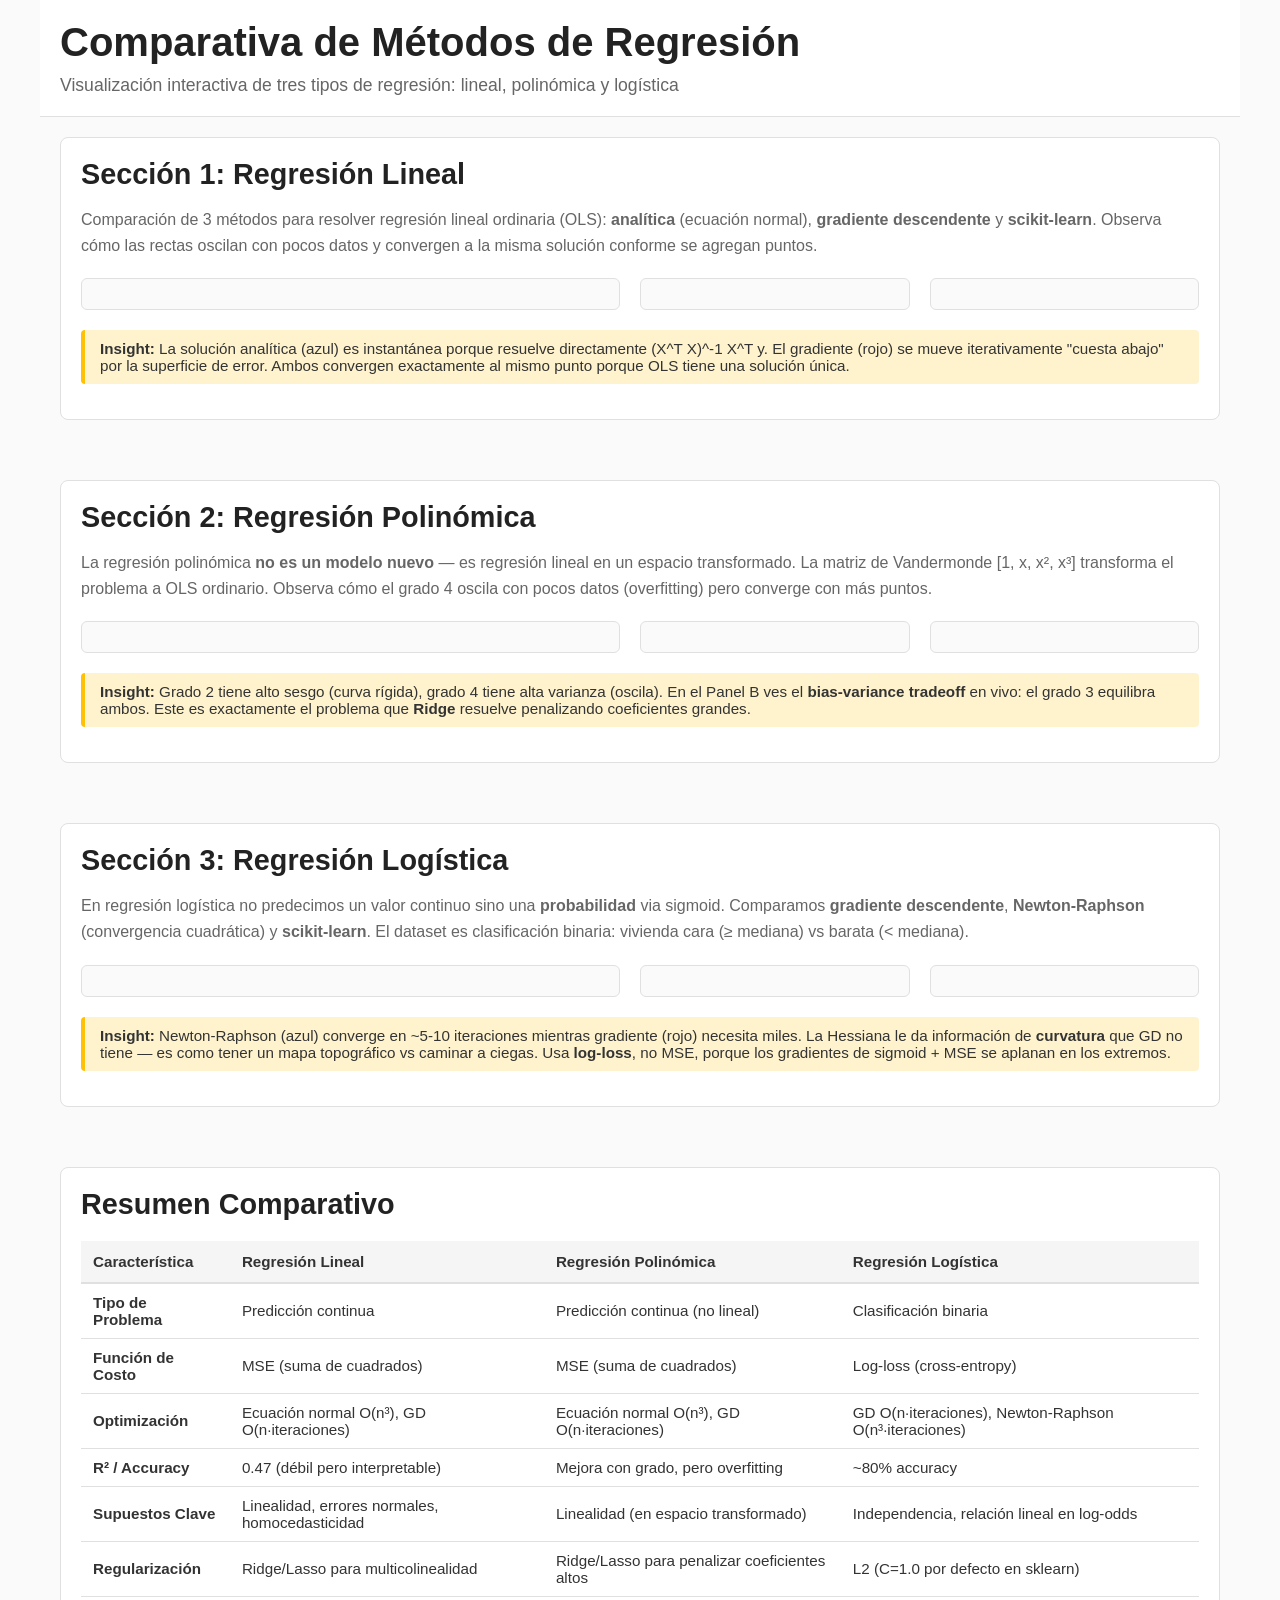
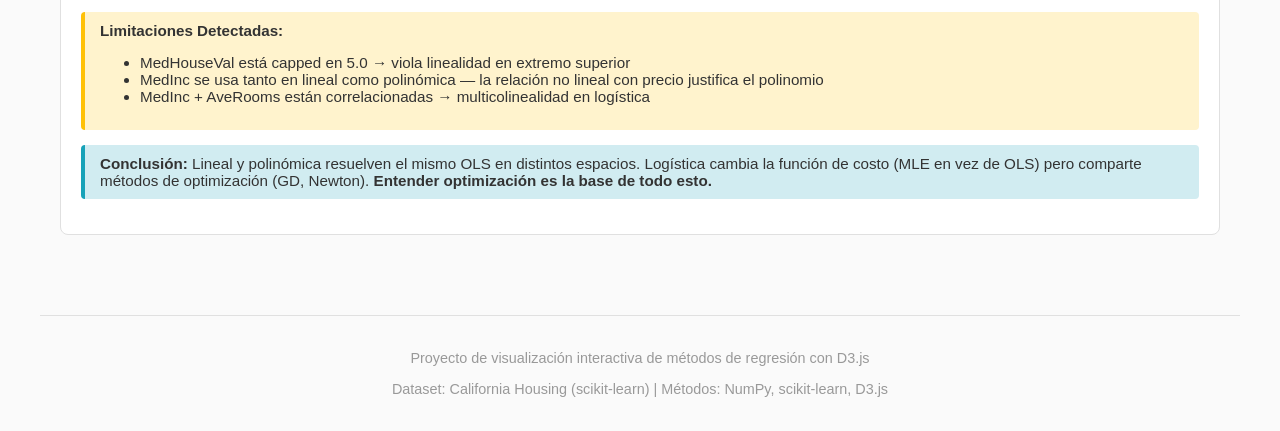
<file: viz/index.html>
<!DOCTYPE html>
<html lang="es">
<head>
    <meta charset="UTF-8">
    <meta name="viewport" content="width=device-width, initial-scale=1.0">
    <title>Comparativa de Regresión - Visualización Interactiva</title>
    <link rel="stylesheet" href="assets/css/regression.css">
    <script src="https://d3js.org/d3.v7.min.js"></script>
</head>
<body>
    <header class="container">
        <h1>Comparativa de Métodos de Regresión</h1>
        <p>Visualización interactiva de tres tipos de regresión: lineal, polinómica y logística</p>
    </header>

    <div class="container">
        <!-- Seccion 1: Regresion Lineal -->
        <section id="section-linear">
            <h2>Sección 1: Regresión Lineal</h2>
            <p class="section-description">
                Comparación de 3 métodos para resolver regresión lineal ordinaria (OLS):
                <strong>analítica</strong> (ecuación normal), <strong>gradiente descendente</strong> y <strong>scikit-learn</strong>.
                Observa cómo las rectas oscilan con pocos datos y convergen a la misma solución conforme se agregan puntos.
            </p>

            <div id="controls-linear"></div>
            <div id="methods-linear"></div>

            <div class="panels">
                <div class="panel" id="panel-a"></div>
                <div class="panel" id="panel-b"></div>
                <div class="panel" id="panel-c"></div>
            </div>

            <div class="annotation">
                <strong>Insight:</strong> La solución analítica (azul) es instantánea porque resuelve directamente (X^T X)^-1 X^T y.
                El gradiente (rojo) se mueve iterativamente "cuesta abajo" por la superficie de error.
                Ambos convergen exactamente al mismo punto porque OLS tiene una solución única.
            </div>
        </section>

        <!-- Seccion 2: Regresion Polinomica -->
        <section id="section-polynomial">
            <h2>Sección 2: Regresión Polinómica</h2>
            <p class="section-description">
                La regresión polinómica <strong>no es un modelo nuevo</strong> — es regresión lineal en un espacio transformado.
                La matriz de Vandermonde [1, x, x², x³] transforma el problema a OLS ordinario.
                Observa cómo el grado 4 oscila con pocos datos (overfitting) pero converge con más puntos.
            </p>

            <div id="controls-poly"></div>
            <div id="methods-poly"></div>

            <div class="panels">
                <div class="panel" id="panel-a-poly"></div>
                <div class="panel" id="panel-b-poly"></div>
                <div class="panel" id="panel-c-poly"></div>
            </div>

            <div class="annotation">
                <strong>Insight:</strong> Grado 2 tiene alto sesgo (curva rígida), grado 4 tiene alta varianza (oscila).
                En el Panel B ves el <strong>bias-variance tradeoff</strong> en vivo: el grado 3 equilibra ambos.
                Este es exactamente el problema que <strong>Ridge</strong> resuelve penalizando coeficientes grandes.
            </div>
        </section>

        <!-- Seccion 3: Regresion Logistica -->
        <section id="section-logistic">
            <h2>Sección 3: Regresión Logística</h2>
            <p class="section-description">
                En regresión logística no predecimos un valor continuo sino una <strong>probabilidad</strong> via sigmoid.
                Comparamos <strong>gradiente descendente</strong>, <strong>Newton-Raphson</strong> (convergencia cuadrática) y <strong>scikit-learn</strong>.
                El dataset es clasificación binaria: vivienda cara (≥ mediana) vs barata (< mediana).
            </p>

            <div id="controls-logistic"></div>
            <div id="methods-logistic"></div>

            <div class="panels">
                <div class="panel" id="panel-a-logistic"></div>
                <div class="panel" id="panel-b-logistic"></div>
                <div class="panel" id="panel-c-logistic"></div>
            </div>

            <div class="annotation">
                <strong>Insight:</strong> Newton-Raphson (azul) converge en ~5-10 iteraciones mientras gradiente (rojo) necesita miles.
                La Hessiana le da información de <strong>curvatura</strong> que GD no tiene — es como tener un mapa topográfico vs caminar a ciegas.
                Usa <strong>log-loss</strong>, no MSE, porque los gradientes de sigmoid + MSE se aplanan en los extremos.
            </div>
        </section>

        <!-- Tabla Comparativa -->
        <section id="section-summary">
            <h2>Resumen Comparativo</h2>

            <table>
                <thead>
                    <tr>
                        <th>Característica</th>
                        <th>Regresión Lineal</th>
                        <th>Regresión Polinómica</th>
                        <th>Regresión Logística</th>
                    </tr>
                </thead>
                <tbody>
                    <tr>
                        <td><strong>Tipo de Problema</strong></td>
                        <td>Predicción continua</td>
                        <td>Predicción continua (no lineal)</td>
                        <td>Clasificación binaria</td>
                    </tr>
                    <tr>
                        <td><strong>Función de Costo</strong></td>
                        <td>MSE (suma de cuadrados)</td>
                        <td>MSE (suma de cuadrados)</td>
                        <td>Log-loss (cross-entropy)</td>
                    </tr>
                    <tr>
                        <td><strong>Optimización</strong></td>
                        <td>Ecuación normal O(n³), GD O(n·iteraciones)</td>
                        <td>Ecuación normal O(n³), GD O(n·iteraciones)</td>
                        <td>GD O(n·iteraciones), Newton-Raphson O(n³·iteraciones)</td>
                    </tr>
                    <tr>
                        <td><strong>R² / Accuracy</strong></td>
                        <td>0.47 (débil pero interpretable)</td>
                        <td>Mejora con grado, pero overfitting</td>
                        <td>~80% accuracy</td>
                    </tr>
                    <tr>
                        <td><strong>Supuestos Clave</strong></td>
                        <td>Linealidad, errores normales, homocedasticidad</td>
                        <td>Linealidad (en espacio transformado)</td>
                        <td>Independencia, relación lineal en log-odds</td>
                    </tr>
                    <tr>
                        <td><strong>Regularización</strong></td>
                        <td>Ridge/Lasso para multicolinealidad</td>
                        <td>Ridge/Lasso para penalizar coeficientes altos</td>
                        <td>L2 (C=1.0 por defecto en sklearn)</td>
                    </tr>
                </tbody>
            </table>

            <div class="annotation">
                <strong>Limitaciones Detectadas:</strong>
                <ul>
                    <li>MedHouseVal está capped en 5.0 → viola linealidad en extremo superior</li>
                    <li>MedInc se usa tanto en lineal como polinómica — la relación no lineal con precio justifica el polinomio</li>
                    <li>MedInc + AveRooms están correlacionadas → multicolinealidad en logística</li>
                </ul>
            </div>

            <div class="annotation info">
                <strong>Conclusión:</strong> Lineal y polinómica resuelven el mismo OLS en distintos espacios.
                Logística cambia la función de costo (MLE en vez de OLS) pero comparte métodos de optimización (GD, Newton).
                <strong>Entender optimización es la base de todo esto.</strong>
            </div>
        </section>
    </div>

    <footer class="container">
        <p>Proyecto de visualización interactiva de métodos de regresión con D3.js</p>
        <p>Dataset: California Housing (scikit-learn) | Métodos: NumPy, scikit-learn, D3.js</p>
    </footer>

    <!-- D3.js and visualization scripts -->
    <script src="assets/js/common.js"></script>
    <script src="assets/js/linear-race.js"></script>
    <script src="assets/js/polynomial-race.js"></script>
    <script src="assets/js/logistic-race.js"></script>
</body>
</html>
</file>
<file: viz/assets/css/regression.css>
/* Regression Visualization CSS */

:root {
  --color-analytical: #1f77b4;
  --color-gradient: #d62728;
  --color-sklearn: #2ca02c;
  --color-poly2: #1f77b4;
  --color-poly3: #ff7f0e;
  --color-poly4: #d62728;
  --color-newton: #1f77b4;
  --color-logistic-gd: #d62728;
  --color-logistic-sk: #2ca02c;
  --color-cara: #2ca02c;
  --color-barata: #d62728;
  --font-family: -apple-system, BlinkMacSystemFont, "Segoe UI", Roboto, sans-serif;
  --padding: 20px;
  --border-color: #e0e0e0;
}

* {
  box-sizing: border-box;
}

body {
  margin: 0;
  padding: 0;
  font-family: var(--font-family);
  background: #fafafa;
  color: #333;
}

.container {
  max-width: 1200px;
  margin: 0 auto;
  padding: var(--padding);
}

header {
  background: white;
  border-bottom: 1px solid var(--border-color);
  padding: 40px 0;
  margin-bottom: 40px;
}

header h1 {
  margin: 0;
  font-size: 2.5em;
  color: #222;
}

header p {
  margin: 10px 0 0;
  color: #666;
  font-size: 1.1em;
}

section {
  background: white;
  border: 1px solid var(--border-color);
  border-radius: 8px;
  padding: var(--padding);
  margin-bottom: 60px;
  scroll-margin-top: 20px;
}

section h2 {
  font-size: 1.8em;
  margin-top: 0;
  margin-bottom: 10px;
  color: #222;
}

.section-description {
  color: #666;
  font-size: 1em;
  margin-bottom: 20px;
  line-height: 1.6;
}

/* Controls */
.controls {
  display: flex;
  gap: 20px;
  margin-bottom: 30px;
  flex-wrap: wrap;
  align-items: center;
}

.controls button {
  padding: 8px 16px;
  border: 1px solid var(--border-color);
  background: white;
  cursor: pointer;
  border-radius: 4px;
  font-size: 0.95em;
  transition: all 0.2s;
}

.controls button:hover {
  background: #f5f5f5;
}

.controls button.active {
  background: #333;
  color: white;
  border-color: #333;
}

.control-group {
  display: flex;
  gap: 10px;
  align-items: center;
}

.control-group label {
  font-weight: 500;
  color: #555;
}

input[type="range"] {
  width: 200px;
}

input[type="checkbox"] {
  cursor: pointer;
  margin-right: 5px;
}

.method-toggle {
  display: flex;
  gap: 15px;
  flex-wrap: wrap;
}

.toggle-item {
  display: flex;
  align-items: center;
  gap: 5px;
}

.toggle-item label {
  margin: 0;
  font-weight: 400;
  cursor: pointer;
}

.color-indicator {
  display: inline-block;
  width: 12px;
  height: 12px;
  border-radius: 2px;
  margin-right: 5px;
}

/* Panels Layout */
.panels {
  display: grid;
  grid-template-columns: 2fr 1fr 1fr;
  gap: 20px;
  margin-bottom: 20px;
  align-items: start;
}

/* Iframe Integration - Show only Panel A */
body.is-iframe .panels {
  grid-template-columns: 1fr;
}

body.is-iframe .panel:not(:first-child) {
  display: none;
}

@media (max-width: 900px) {
  .panels {
    grid-template-columns: 1fr;
    grid-template-rows: auto;
  }
}

.panel {
  border: 1px solid var(--border-color);
  border-radius: 6px;
  padding: 15px;
  background: #fafafa;
}

.panel h3 {
  margin: 0 0 10px;
  font-size: 0.95em;
  font-weight: 600;
  color: #555;
}

svg {
  display: block;
  width: 100%;
  height: auto;
  margin: 0 auto;
  background: white;
}

.tick line {
  stroke: #e0e0e0;
  stroke-width: 1;
}

.tick text {
  font-size: 11px;
  fill: #666;
}

.axis-label {
  font-size: 12px;
  fill: #666;
}

.scatter-point {
  opacity: 0.6;
  stroke-width: 0.5;
  stroke: white;
}

.scatter-point:hover {
  opacity: 0.9;
  stroke-width: 1;
}

.regression-line {
  fill: none;
  stroke-width: 2;
  stroke-linecap: round;
}

.regression-line.analytical {
  stroke: var(--color-analytical);
}

.regression-line.gradient {
  stroke: var(--color-gradient);
  opacity: 0.8;
}

.regression-line.sklearn {
  stroke: var(--color-sklearn);
  opacity: 0.8;
}

.polynomial-curve {
  fill: none;
  stroke-width: 2;
  stroke-linecap: round;
}

.polynomial-curve.poly1 {
  stroke: var(--color-poly2);
}

.polynomial-curve.poly2 {
  stroke: var(--color-poly2);
}

.polynomial-curve.poly3 {
  stroke: var(--color-poly3);
}

.polynomial-curve.poly4 {
  stroke: var(--color-poly4);
}

.decision-boundary {
  stroke-width: 2;
  stroke: #000;
  fill: none;
}

.legend {
  display: flex;
  gap: 20px;
  font-size: 0.9em;
  margin-top: 10px;
  flex-wrap: wrap;
}

.legend-item {
  display: flex;
  align-items: center;
  gap: 5px;
}

.legend-color {
  display: inline-block;
  width: 20px;
  height: 2px;
  border-radius: 1px;
}

.legend-color.analytical {
  background: var(--color-analytical);
}

.legend-color.gradient {
  background: var(--color-gradient);
}

.legend-color.sklearn {
  background: var(--color-sklearn);
}

.annotation {
  background: #fff3cd;
  border-left: 4px solid #ffc107;
  padding: 10px 15px;
  margin: 15px 0;
  border-radius: 4px;
  font-size: 0.95em;
}

.annotation.info {
  background: #d1ecf1;
  border-left-color: #17a2b8;
}

/* Bar chart styling */
.bar {
  stroke: none;
}

.bar.degree1 {
  fill: var(--color-poly2);
}

.bar.degree2 {
  fill: var(--color-poly2);
}

.bar.degree3 {
  fill: var(--color-poly3);
}

.bar.degree4 {
  fill: var(--color-poly4);
}

.bar-label {
  font-size: 10px;
  fill: #666;
  text-anchor: middle;
}

/* ROC curve styling */
.roc-line {
  fill: none;
  stroke: #1f77b4;
  stroke-width: 2;
}

.roc-diagonal {
  fill: none;
  stroke: #999;
  stroke-width: 1;
  stroke-dasharray: 4,4;
}

.roc-point {
  fill: #d62728;
  opacity: 0.7;
}

/* Table */
table {
  width: 100%;
  border-collapse: collapse;
  margin-top: 20px;
  font-size: 0.95em;
}

table th {
  background: #f5f5f5;
  padding: 12px;
  text-align: left;
  border-bottom: 2px solid var(--border-color);
  font-weight: 600;
}

table td {
  padding: 10px 12px;
  border-bottom: 1px solid var(--border-color);
}

table tr:hover {
  background: #fafafa;
}

/* Footer */
footer {
  border-top: 1px solid var(--border-color);
  padding: 40px 0;
  margin-top: 60px;
  text-align: center;
  color: #999;
  font-size: 0.9em;
}

/* Reference lines (sklearn fixed) */
.reference-line {
  stroke-dasharray: 6, 4;
  opacity: 0.6;
  pointer-events: none;
}

.reference-label {
  opacity: 0.6;
  font-size: 11px;
  pointer-events: none;
}

/* Utilities */
.text-center {
  text-align: center;
}

.mt-20 {
  margin-top: 20px;
}

.mb-20 {
  margin-bottom: 20px;
}

/* Loading state */
.loading {
  text-align: center;
  padding: 40px;
  color: #999;
}

.loading::after {
  content: "";
  display: inline-block;
  width: 20px;
  height: 20px;
  border: 2px solid #f0f0f0;
  border-top-color: #333;
  border-radius: 50%;
  animation: spin 1s linear infinite;
}

@keyframes spin {
  to { transform: rotate(360deg); }
}

/* Responsive */
@media (max-width: 768px) {
  .container {
    padding: 15px;
  }

  header {
    padding: 20px 0;
  }

  header h1 {
    font-size: 1.8em;
  }

  section {
    padding: 15px;
    margin-bottom: 30px;
  }

  .controls {
    gap: 10px;
  }

  .panels {
    gap: 15px;
  }

  .panel {
    padding: 10px;
  }
}
</file>
